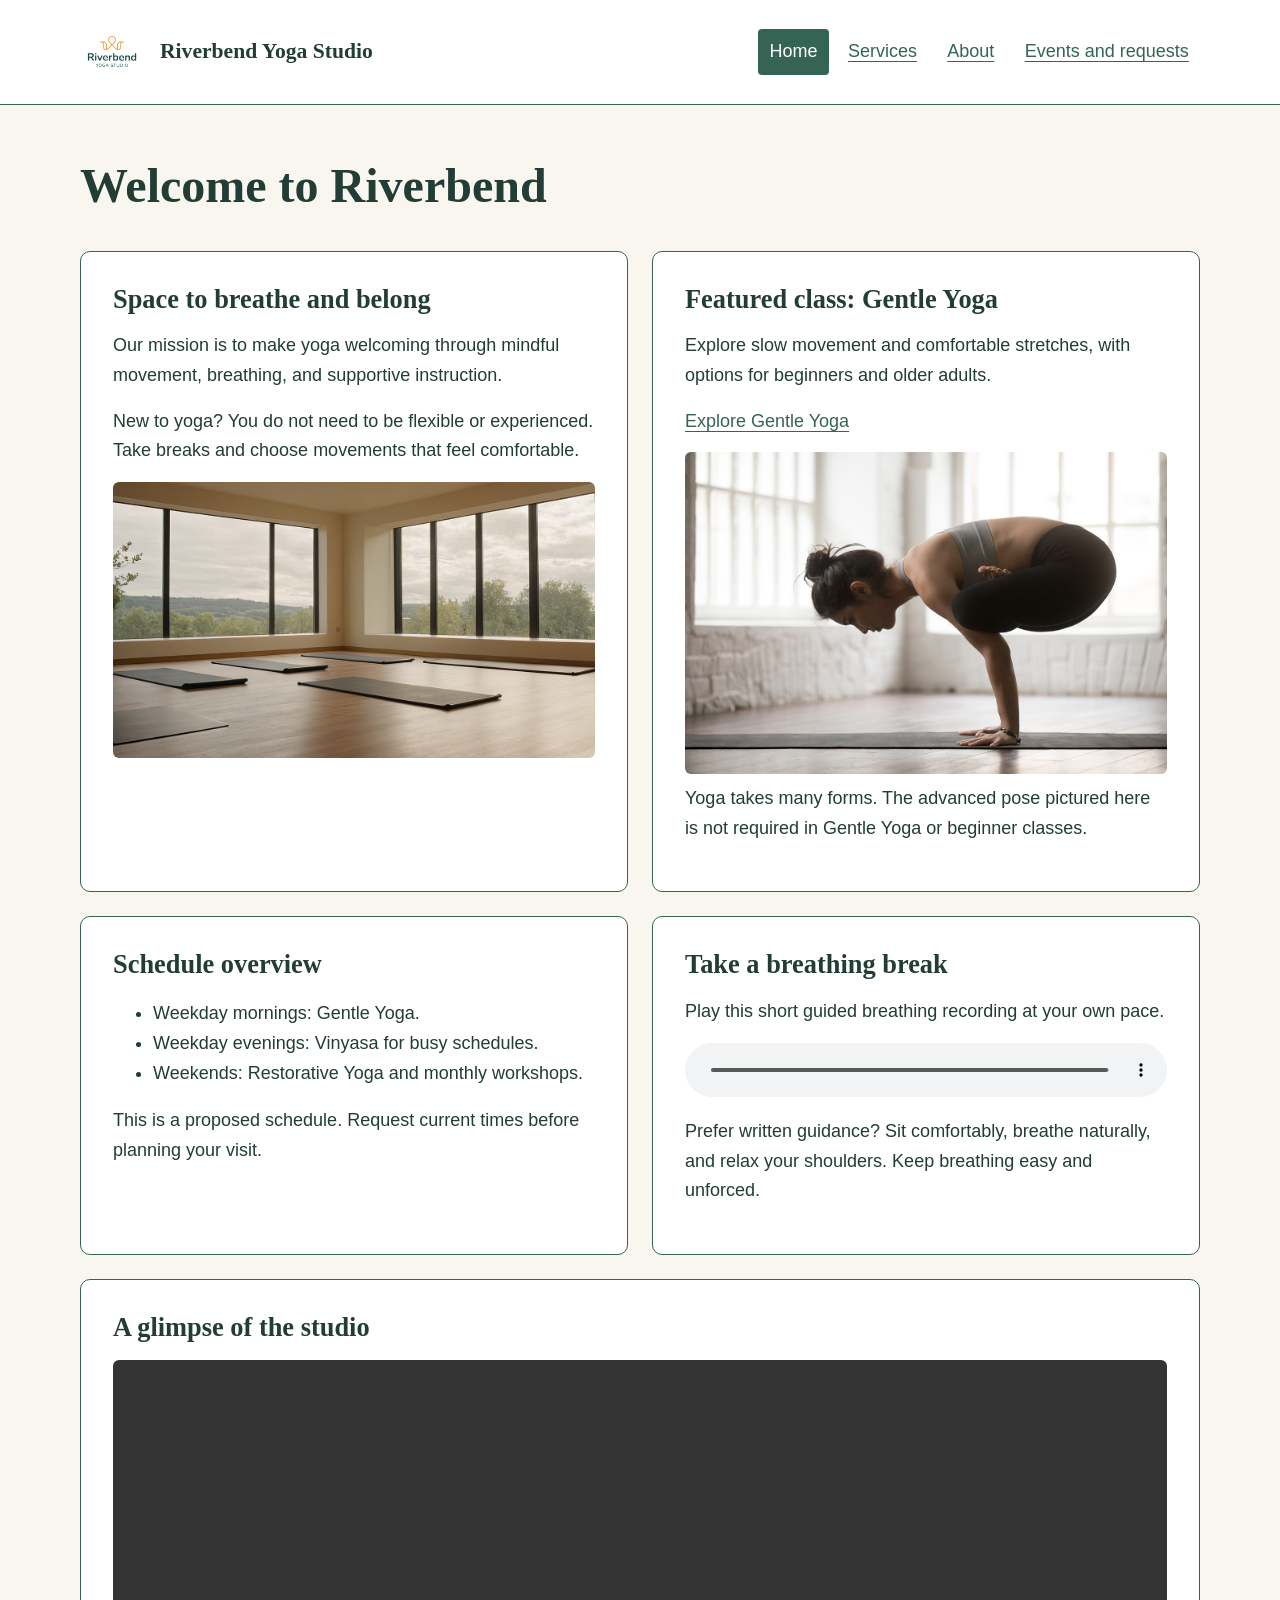
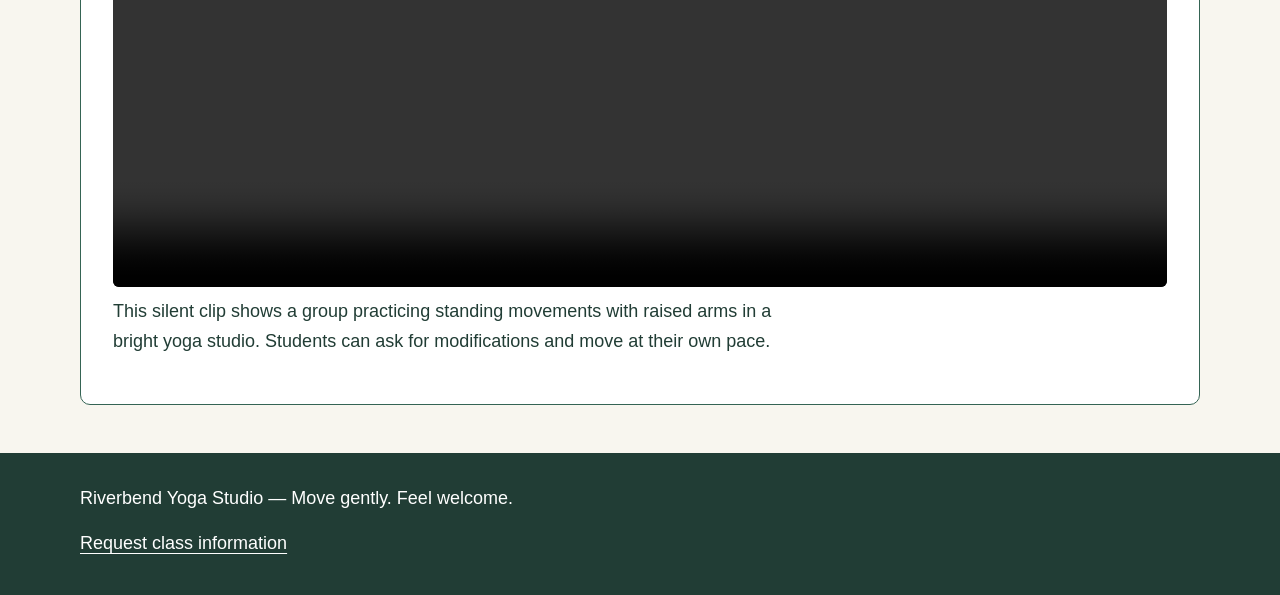
<file: index.html>
<!DOCTYPE html>
<html lang="en">
<head>
  <meta charset="UTF-8">
  <meta name="viewport" content="width=device-width, initial-scale=1.0">
  <title>Welcome to Riverbend | Riverbend Yoga Studio</title>
  <link rel="stylesheet" href="styles.css">
</head>
<body>
  <a href="#main-content">Skip to main content</a>
  <header>
    <img class="logo" src="media/yoga-logo.png" alt="Riverbend Yoga Studio logo">
    <p>Riverbend Yoga Studio</p>
    <nav aria-label="Main navigation">
      <ul>
        <li><a href="index.html" aria-current="page">Home</a></li>
        <li><a href="services.html">Services</a></li>
        <li><a href="about.html">About</a></li>
        <li><a href="events.html">Events and requests</a></li>
      </ul>
    </nav>
  </header>
  <main id="main-content" class="index">
    <h1>Welcome to Riverbend</h1>
    <section>
      <h2>Space to breathe and belong</h2>
      <p>Our mission is to make yoga welcoming through mindful
        movement, breathing, and supportive instruction.</p>
      <p>New to yoga? You do not need to be flexible or experienced.
        Take breaks and choose movements that feel comfortable.</p>
      <img src="media/yoga-studio.png"
        alt="Yoga mats arranged on a wooden floor beside large windows">
    </section>
    <section>
      <h2>Featured class: Gentle Yoga</h2>
      <p>Explore slow movement and comfortable stretches, with
        options for beginners and older adults.</p>
      <p><a href="services.html#gentle">Explore Gentle Yoga</a></p>
      <picture>
        <source media="(min-width: 800px)"
          srcset="media/yoga-feature-large.png">
        <img src="media/yoga-feature-small.png"
          alt="Experienced yoga practitioner balancing on her hands">
      </picture>
      <p>Yoga takes many forms. The advanced pose pictured here
        is not required in Gentle Yoga or beginner classes.</p>
    </section>
    <section>
      <h2>Schedule overview</h2>
      <ul>
        <li>Weekday mornings: Gentle Yoga.</li>
        <li>Weekday evenings: Vinyasa for busy schedules.</li>
        <li>Weekends: Restorative Yoga and monthly workshops.</li>
      </ul>
      <p>This is a proposed schedule. Request current times before
        planning your visit.</p>
    </section>
    <section>
      <h2>Take a breathing break</h2>
      <p>Play this short guided breathing recording at your own pace.</p>
      <audio controls preload="metadata">
        <source src="media/yoga-breathing.mp3" type="audio/mpeg">
        Your browser does not support embedded audio.
        <a href="media/yoga-breathing.mp3">Download the breathing audio</a>.
      </audio>
      <p>Prefer written guidance? Sit comfortably, breathe naturally,
        and relax your shoulders. Keep breathing easy and unforced.</p>
    </section>
    <section>
      <h2>A glimpse of the studio</h2>
      <video controls preload="metadata" aria-describedby="video-description">
        <source src="media/yoga-intro.mp4" type="video/mp4">
        Your browser does not support embedded video.
        <a href="media/yoga-intro.mp4">Download the studio introduction video</a>.
      </video>
      <p id="video-description">This silent clip shows a group practicing standing movements
        with raised arms in a bright yoga studio. Students can ask for modifications
        and move at their own pace.</p>
    </section>
  </main>
  <footer>
    <p>Riverbend Yoga Studio — Move gently. Feel welcome.</p>
    <p><a href="events.html#request">Request class information</a></p>
  </footer>
</body>
</html>
</file>
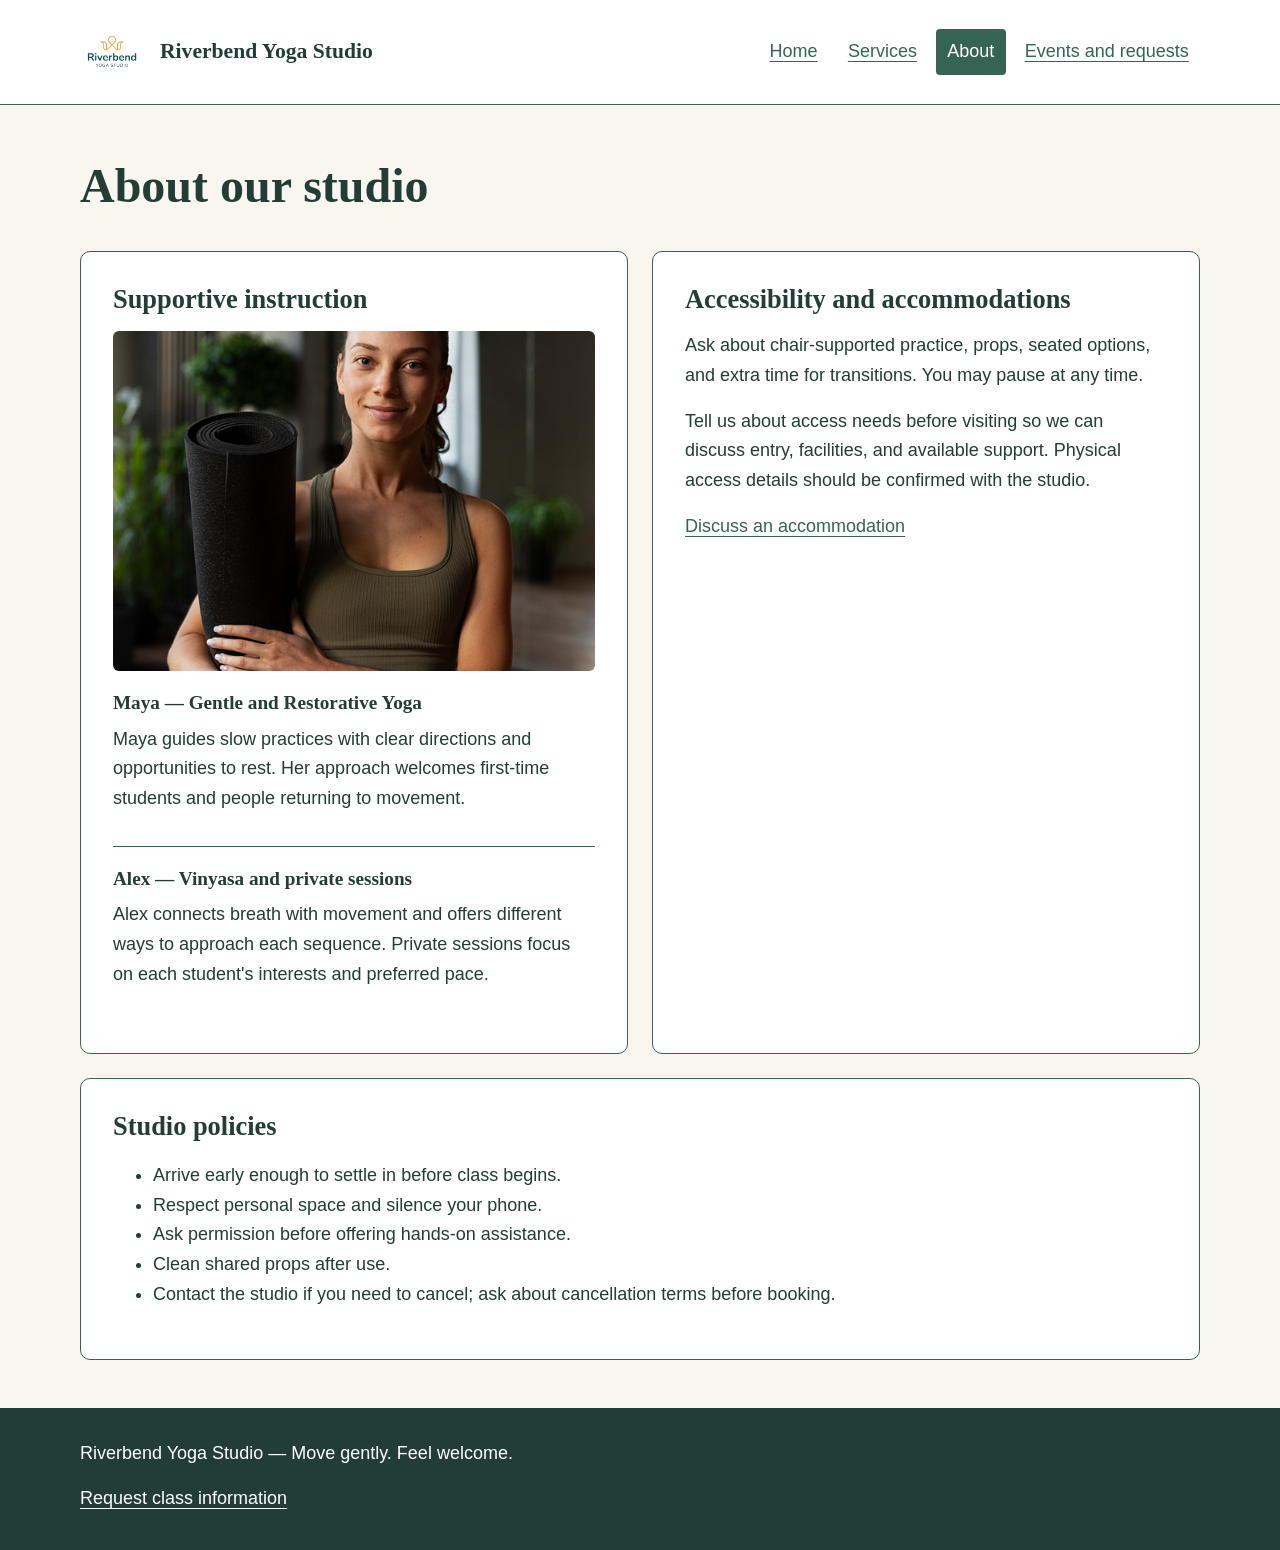
<file: about.html>
<!DOCTYPE html>
<html lang="en">
<head>
  <meta charset="UTF-8">
  <meta name="viewport" content="width=device-width, initial-scale=1.0">
  <title>About our studio | Riverbend Yoga Studio</title>
  <link rel="stylesheet" href="styles.css">
</head>
<body>
  <a href="#main-content">Skip to main content</a>
  <header>
    <img class="logo" src="media/yoga-logo.png" alt="Riverbend Yoga Studio logo">
    <p>Riverbend Yoga Studio</p>
    <nav aria-label="Main navigation">
      <ul>
        <li><a href="index.html">Home</a></li>
        <li><a href="services.html">Services</a></li>
        <li><a href="about.html" aria-current="page">About</a></li>
        <li><a href="events.html">Events and requests</a></li>
      </ul>
    </nav>
  </header>
  <main id="main-content" class="about">
    <h1>About our studio</h1>
    <section>
      <h2>Supportive instruction</h2>
      <img src="media/yoga-instructor.png"
        alt="Yoga instructor holding a rolled mat in the studio">
      <article>
        <h3>Maya — Gentle and Restorative Yoga</h3>
        <p>Maya guides slow practices with clear directions and
          opportunities to rest. Her approach welcomes first-time
          students and people returning to movement.</p>
      </article>
      <article>
        <h3>Alex — Vinyasa and private sessions</h3>
        <p>Alex connects breath with movement and offers different
          ways to approach each sequence. Private sessions focus
          on each student's interests and preferred pace.</p>
      </article>
    </section>
    <section>
      <h2>Accessibility and accommodations</h2>
      <p>Ask about chair-supported practice, props, seated options,
        and extra time for transitions. You may pause at any time.</p>
      <p>Tell us about access needs before visiting so we can discuss
        entry, facilities, and available support. Physical access
        details should be confirmed with the studio.</p>
      <p><a href="events.html#request">Discuss an accommodation</a></p>
    </section>
    <section>
      <h2>Studio policies</h2>
      <ul>
        <li>Arrive early enough to settle in before class begins.</li>
        <li>Respect personal space and silence your phone.</li>
        <li>Ask permission before offering hands-on assistance.</li>
        <li>Clean shared props after use.</li>
        <li>Contact the studio if you need to cancel; ask about
          cancellation terms before booking.</li>
      </ul>
    </section>
  </main>
  <footer>
    <p>Riverbend Yoga Studio — Move gently. Feel welcome.</p>
    <p><a href="events.html#request">Request class information</a></p>
  </footer>
</body>
</html>
</file>
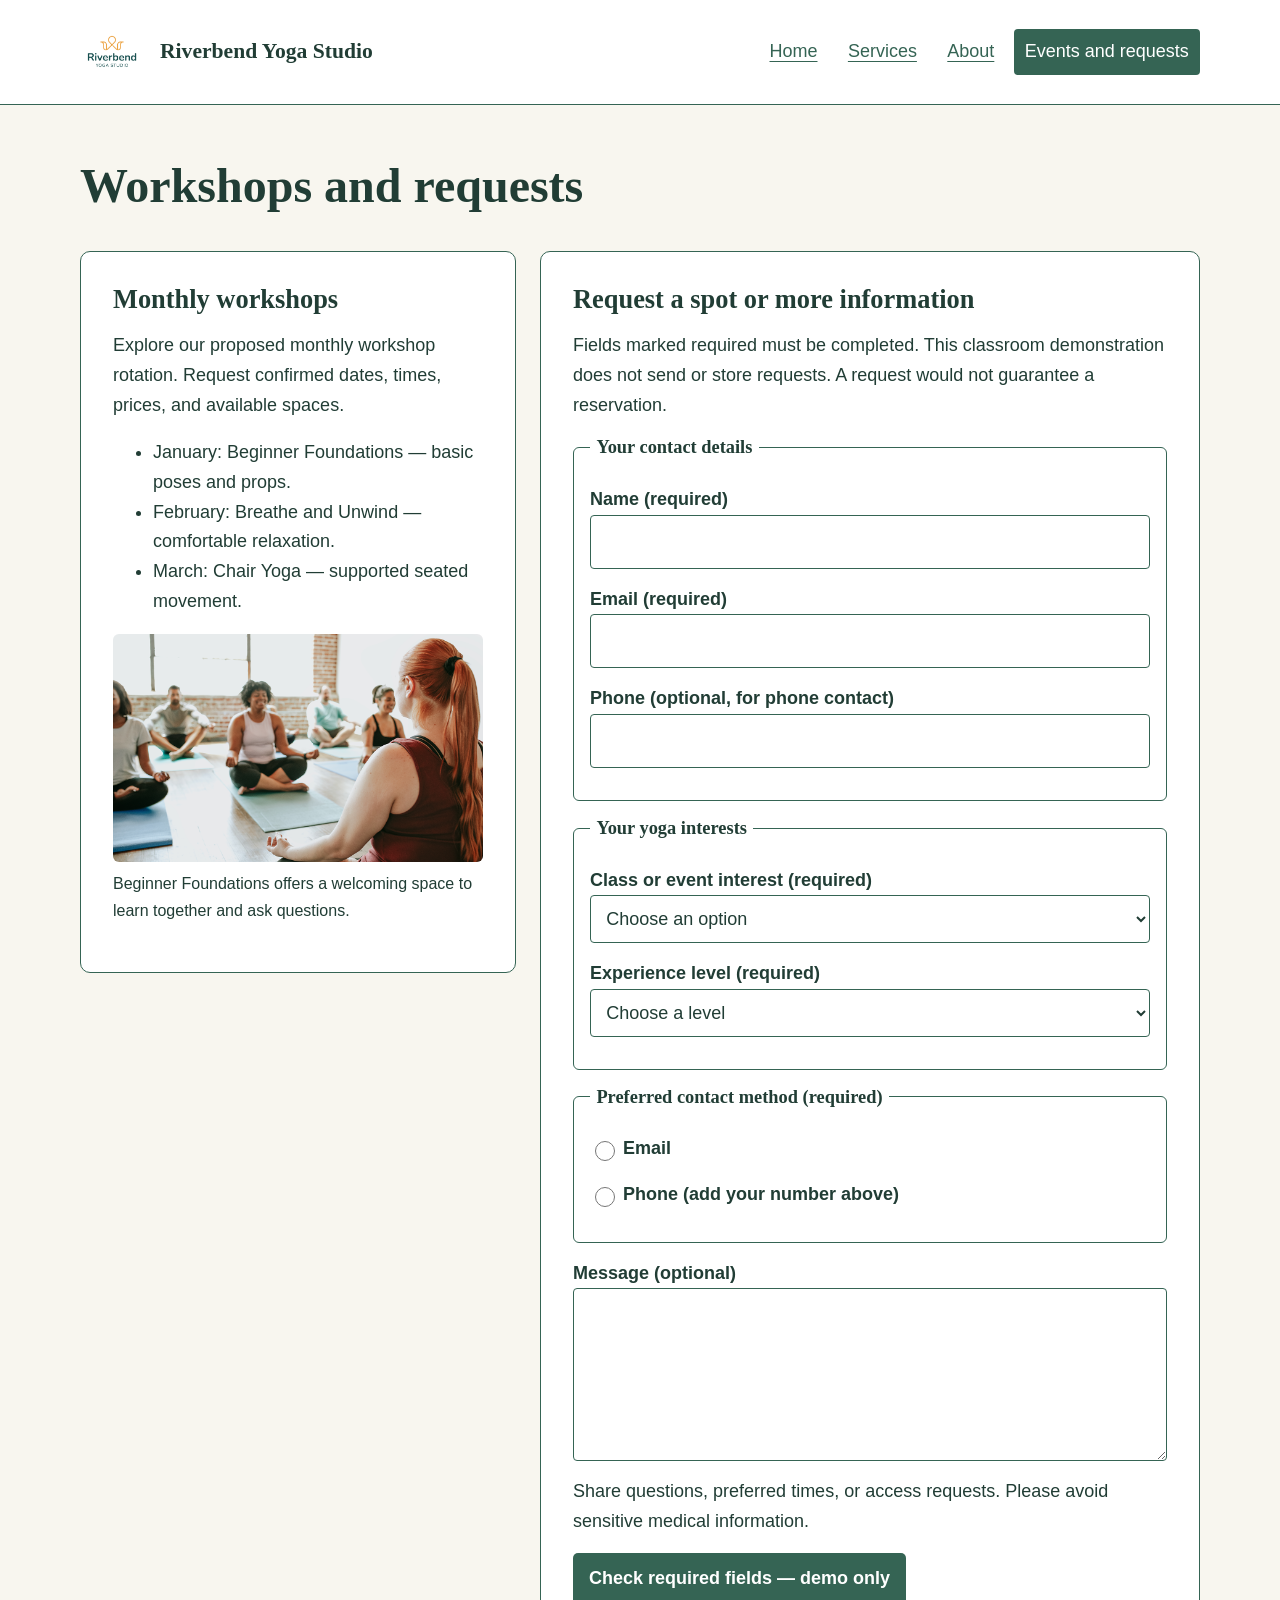
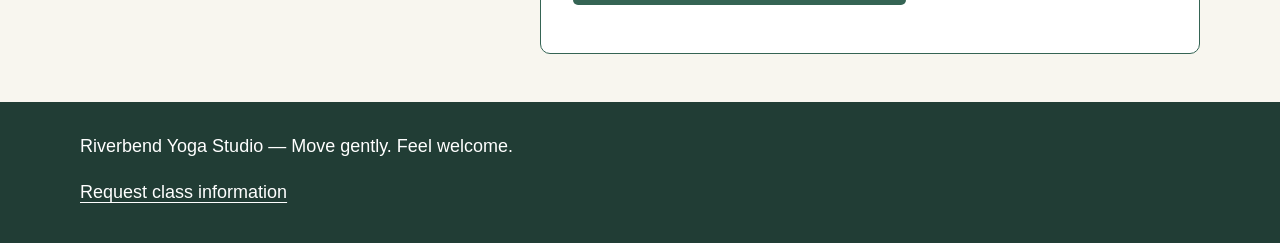
<file: events.html>
<!DOCTYPE html>
<html lang="en">
<head>
  <meta charset="UTF-8">
  <meta name="viewport" content="width=device-width, initial-scale=1.0">
  <title>Workshops and requests | Riverbend Yoga Studio</title>
  <link rel="stylesheet" href="styles.css">
</head>
<body>
  <a href="#main-content">Skip to main content</a>
  <header>
    <img class="logo" src="media/yoga-logo.png" alt="Riverbend Yoga Studio logo">
    <p>Riverbend Yoga Studio</p>
    <nav aria-label="Main navigation">
      <ul>
        <li><a href="index.html">Home</a></li>
        <li><a href="services.html">Services</a></li>
        <li><a href="about.html">About</a></li>
        <li><a href="events.html" aria-current="page">Events and requests</a></li>
      </ul>
    </nav>
  </header>
  <main id="main-content" class="events">
    <h1>Workshops and requests</h1>
    <section>
      <h2>Monthly workshops</h2>
      <p>Explore our proposed monthly workshop rotation. Request
        confirmed dates, times, prices, and available spaces.</p>
      <ul>
        <li>January: Beginner Foundations — basic poses and props.</li>
        <li>February: Breathe and Unwind — comfortable relaxation.</li>
        <li>March: Chair Yoga — supported seated movement.</li>
      </ul>
      <figure>
        <img src="media/yoga-workshop.png"
          alt="Instructor facing a group seated on yoga mats">
        <figcaption>Beginner Foundations offers a welcoming space
          to learn together and ask questions.</figcaption>
      </figure>
    </section>
    <section id="request">
      <h2>Request a spot or more information</h2>
      <p id="form-note">Fields marked required must be completed.
        This classroom demonstration does not send or store requests.
        A request would not guarantee a reservation.</p>
      <p id="restored-interest" role="status"></p>
      <form id="request-form" action="events.html#request" method="get"
        aria-describedby="form-note">
        <fieldset>
          <legend>Your contact details</legend>
          <p>
            <label for="name">Name (required)</label>
            <input id="name" name="name" type="text"
              autocomplete="name" required minlength="2" maxlength="80">
          </p>
          <p>
            <label for="email">Email (required)</label>
            <input id="email" name="email" type="email"
              autocomplete="email" required maxlength="120">
          </p>
          <p>
            <label for="phone">Phone (optional, for phone contact)</label>
            <input id="phone" name="phone" type="tel"
              autocomplete="tel" maxlength="30">
          </p>
        </fieldset>
        <fieldset>
          <legend>Your yoga interests</legend>
          <p>
            <label for="interest">Class or event interest (required)</label>
            <select id="interest" name="interest" required>
              <option value="">Choose an option</option>
              <option value="gentle">Gentle Yoga</option>
              <option value="vinyasa">Vinyasa Yoga</option>
              <option value="restorative">Restorative Yoga</option>
              <option value="private">Private session</option>
              <option value="foundations">Beginner Foundations</option>
              <option value="breathing">Breathe and Unwind</option>
              <option value="chair">Chair Yoga workshop</option>
            </select>
          </p>
          <p>
            <label for="experience">Experience level (required)</label>
            <select id="experience" name="experience" required>
              <option value="">Choose a level</option>
              <option value="new">New to yoga</option>
              <option value="some">Some experience</option>
              <option value="regular">Regular practice</option>
            </select>
          </p>
        </fieldset>
        <fieldset>
          <legend>Preferred contact method (required)</legend>
          <p>
            <input id="by-email" name="contact-method" type="radio"
              value="email" required>
            <label for="by-email">Email</label>
          </p>
          <p>
            <input id="by-phone" name="contact-method" type="radio"
              value="phone" required>
            <label for="by-phone">Phone (add your number above)</label>
          </p>
        </fieldset>
        <p>
          <label for="message">Message (optional)</label>
          <textarea id="message" name="message" rows="5" cols="35"
            maxlength="1000" aria-describedby="message-help"></textarea>
        </p>
        <p id="message-help">Share questions, preferred times, or access
          requests. Please avoid sensitive medical information.</p>
        <button type="submit">Check required fields — demo only</button>
        <p id="form-status" role="status"></p>
      </form>
    </section>
  </main>
  <footer>
    <p>Riverbend Yoga Studio — Move gently. Feel welcome.</p>
    <p><a href="events.html#request">Request class information</a></p>
  </footer>
  <script src="script.js" defer></script>
</body>
</html>
</file>
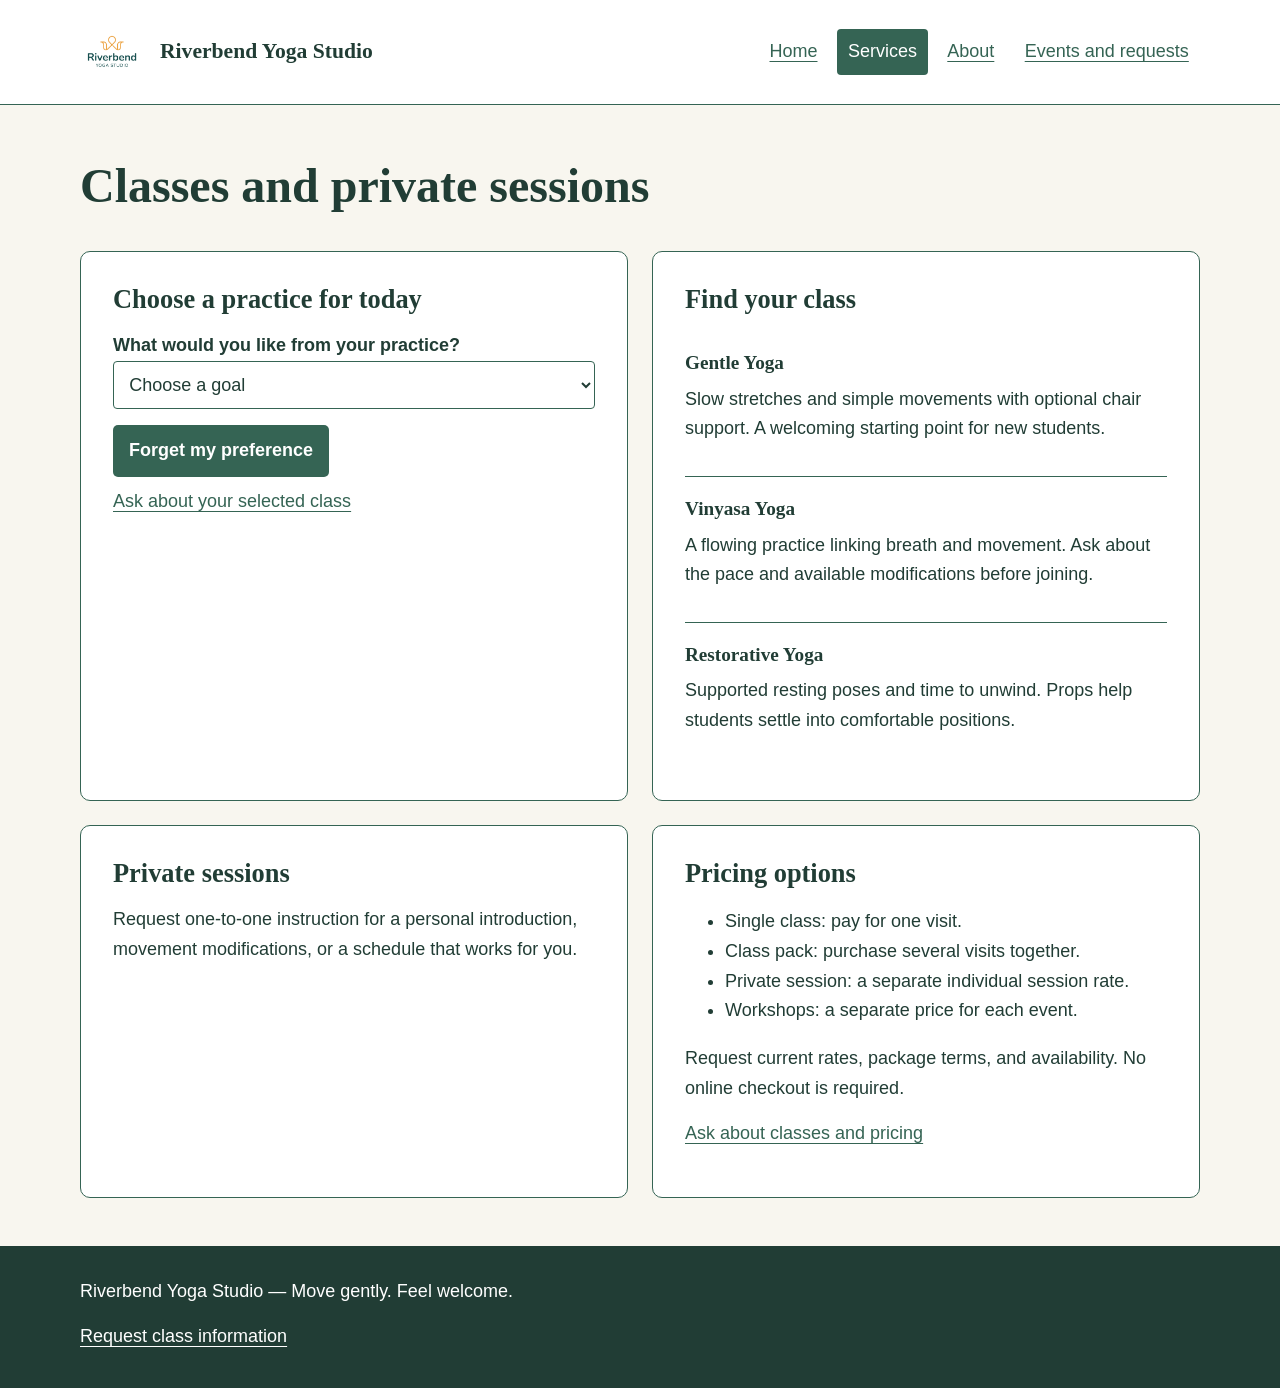
<file: services.html>
<!DOCTYPE html>
<html lang="en">
<head>
  <meta charset="UTF-8">
  <meta name="viewport" content="width=device-width, initial-scale=1.0">
  <title>Classes and private sessions | Riverbend Yoga Studio</title>
  <link rel="stylesheet" href="styles.css">
</head>
<body>
  <a href="#main-content">Skip to main content</a>
  <header>
    <img class="logo" src="media/yoga-logo.png" alt="Riverbend Yoga Studio logo">
    <p>Riverbend Yoga Studio</p>
    <nav aria-label="Main navigation">
      <ul>
        <li><a href="index.html">Home</a></li>
        <li><a href="services.html" aria-current="page">Services</a></li>
        <li><a href="about.html">About</a></li>
        <li><a href="events.html">Events and requests</a></li>
      </ul>
    </nav>
  </header>
  <main id="main-content" class="services">
    <h1>Classes and private sessions</h1>
    <section aria-labelledby="selector-title">
      <h2 id="selector-title">Choose a practice for today</h2>
      <label for="preference">What would you like from your practice?</label>
      <select id="preference">
        <option value="">Choose a goal</option>
        <option value="gentle">A gentle introduction</option>
        <option value="vinyasa">Movement and energy</option>
        <option value="restorative">Rest and relaxation</option>
      </select>
      <div id="recommendation" aria-live="polite"></div>
      <p id="storage-status" role="status"></p>
      <button id="clear-preference" type="button">Forget my preference</button>
      <p><a href="events.html#request">Ask about your selected class</a></p>
      <noscript>Enable JavaScript for recommendations. All class descriptions remain available below.</noscript>
    </section>
    <section>
      <h2>Find your class</h2>
      <article id="gentle">
        <h3>Gentle Yoga</h3>
        <p>Slow stretches and simple movements with optional chair
          support. A welcoming starting point for new students.</p>
      </article>
      <article>
        <h3>Vinyasa Yoga</h3>
        <p>A flowing practice linking breath and movement. Ask about
          the pace and available modifications before joining.</p>
      </article>
      <article>
        <h3>Restorative Yoga</h3>
        <p>Supported resting poses and time to unwind. Props help
          students settle into comfortable positions.</p>
      </article>
    </section>
    <section>
      <h2>Private sessions</h2>
      <p>Request one-to-one instruction for a personal introduction,
        movement modifications, or a schedule that works for you.</p>
    </section>
    <section>
      <h2>Pricing options</h2>
      <ul>
        <li>Single class: pay for one visit.</li>
        <li>Class pack: purchase several visits together.</li>
        <li>Private session: a separate individual session rate.</li>
        <li>Workshops: a separate price for each event.</li>
      </ul>
      <p>Request current rates, package terms, and availability.
        No online checkout is required.</p>
      <p><a href="events.html#request">Ask about classes and pricing</a></p>
    </section>
  </main>
  <footer>
    <p>Riverbend Yoga Studio — Move gently. Feel welcome.</p>
    <p><a href="events.html#request">Request class information</a></p>
  </footer>
  <script src="script.js" defer></script>
</body>
</html>
</file>
<file: styles.css>
/* Mobile first: four colors and two font families. */
:root { --ink:#213D35; --green:#356454; --cream:#F8F6EF; --white:#FFFFFF; }
* { box-sizing:border-box; }
html { scroll-behavior:smooth; }
body { margin:0; background:var(--cream); color:var(--ink); font-family:Arial,sans-serif; font-size:18px; line-height:1.65; }
a { color:var(--green); text-underline-offset:.2em; }
a:hover { text-decoration-thickness:3px; }
a:focus-visible, input:focus-visible,select:focus-visible,textarea:focus-visible,button:focus-visible { outline:3px solid var(--ink); outline-offset:4px; }
body > a { position:absolute; left:1rem; top:-6rem; background:var(--white); padding:.75rem; z-index:10; }
body > a:focus { top:.5rem; }
header,footer { padding:1.25rem max(1rem,calc((100% - 1120px)/2)); }
header { display:flex; flex-wrap:wrap; align-items:center; gap:1rem; background:var(--white); border-bottom:1px solid var(--green); }
.logo { width:64px; height:64px; object-fit:contain; }
header > p { font-family:Georgia,serif; font-size:1.35rem; font-weight:bold; margin:0; flex:1; }
nav { width:100%; }
nav ul { display:flex; flex-wrap:wrap; gap:.5rem; padding:0; margin:0; list-style:none; }
nav a { display:block; padding:.5rem .7rem; border-radius:4px; }
nav a[aria-current=page] { background:var(--green); color:var(--white); text-decoration:none; }
main { max-width:1152px; margin:auto; padding:2rem 1rem 3rem; display:flex; flex-direction:column; gap:1.5rem; }
h1,h2,h3,legend { font-family:Georgia,serif; line-height:1.2; }
h1 { font-size:2.25rem; margin:.25rem 0 .75rem; }
h2 { font-size:1.65rem; margin:0 0 1rem; }
h3 { font-size:1.2rem; margin:.25rem 0 .6rem; }
p { margin:.65rem 0 1rem; max-width:70ch; }
section { background:var(--white); padding:1.5rem; border:1px solid var(--green); border-radius:10px; min-width:0; }
article { padding:1rem 0; border-bottom:1px solid var(--green); }
article:last-child { border-bottom:0; }
img { display:block; max-width:100%; height:auto; border-radius:6px; }
section > img,figure img,picture img { width:100%; max-height:340px; object-fit:cover; }
figure { margin:1rem 0; }
figcaption { font-size:1rem; margin-top:.6rem; }
audio { width:100%; max-width:500px; }
footer { background:var(--ink); color:var(--white); }
footer a { color:var(--white); }
fieldset { border:1px solid var(--green); border-radius:6px; padding:1rem; margin:1rem 0; min-width:0; }
legend { font-size:1.15rem; font-weight:bold; padding:0 .4rem; }
label { display:block; font-weight:bold; }
input:not([type=radio]),select,textarea { display:block; width:100%; min-height:48px; padding:.7rem; font:inherit; color:var(--ink); background:var(--white); border:1px solid var(--green); border-radius:4px; }
input[type=radio] { width:20px; height:20px; accent-color:var(--green); vertical-align:middle; }
input[type=radio] + label { display:inline; }
textarea { resize:vertical; }
button { min-height:48px; padding:.8rem 1rem; background:var(--green); color:var(--white); border:0; border-radius:5px; font:inherit; font-weight:bold; cursor:pointer; }
@media (min-width:800px) {
 header { flex-wrap:nowrap; } nav { width:auto; } nav ul { justify-content:flex-end; }
 main { padding-top:3rem; flex-direction:row; flex-wrap:wrap; gap:1.5rem; }
 h1 { flex-basis:100%; font-size:3rem; }
 section { flex:1 1 calc(50% - 1.5rem); padding:2rem; }
 .events section:first-of-type { flex:1 1 35%; align-self:flex-start; }
 .events section#request { flex:1 1 55%; }
}
@media (prefers-reduced-motion:reduce) { html { scroll-behavior:auto; } }

video { display:block; width:100%; height:auto; border-radius:6px; }

/* Touchstone 4 interactions */
#recommendation:not(:empty) { padding: 1rem; margin-top: 1rem; border-left: 4px solid #315c4b; background: #eef5ef; }
.field-error { display: block; color: #8b2020; font-weight: 600; margin-top: .35rem; }
[aria-invalid="true"] { border: 2px solid #8b2020; }
#form-status, #storage-status, #restored-interest { font-weight: 600; }
button { cursor: pointer; padding: .7rem 1rem; }
button:focus-visible, select:focus-visible, input:focus-visible { outline: 3px solid #825c16; outline-offset: 3px; }
</file>
